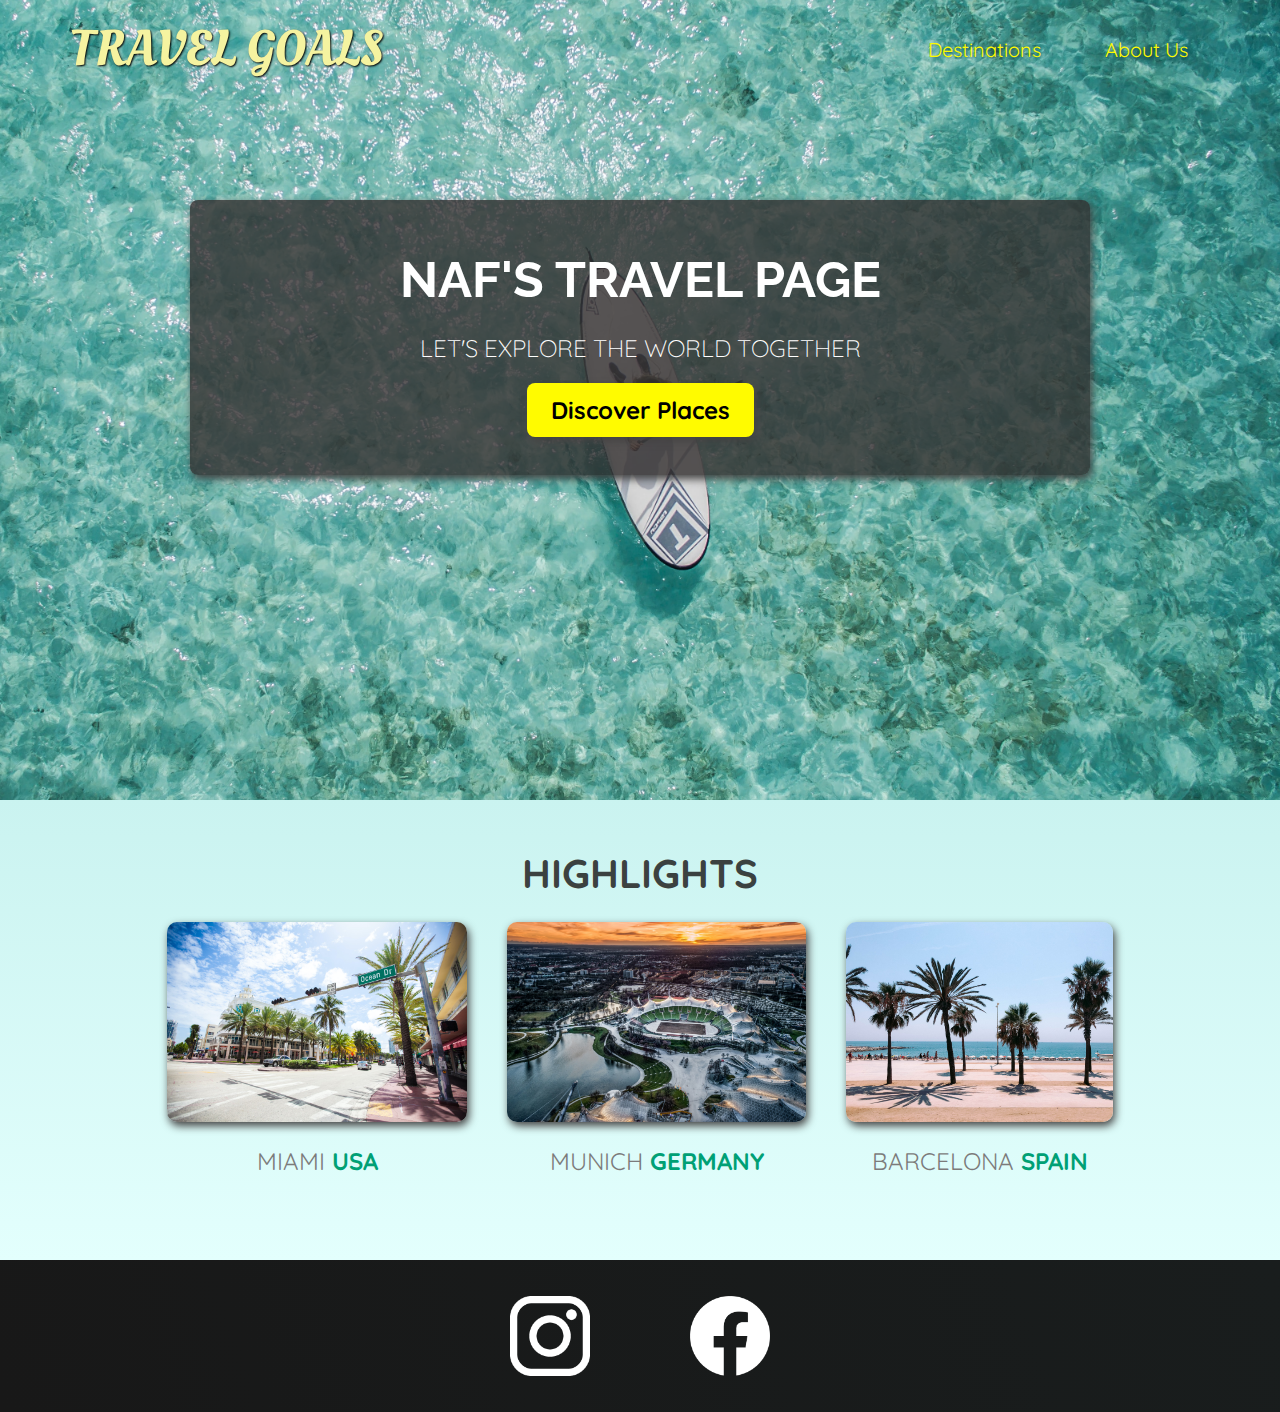
<file: index.html>
<!DOCTYPE html>
<html lang="en">
  <head>
    <meta charset="UTF-8" />
    <link rel="preconnect" href="https://fonts.googleapis.com" />
    <link rel="preconnect" href="https://fonts.gstatic.com" crossorigin />
    <link
      href="https://fonts.googleapis.com/css2?family=Raleway:wght@700&family=Oleo+Script:wght@700&family=Quicksand:wght@300;500;700&display=swap"
      rel="stylesheet"
    />
    <link rel="stylesheet" href="css/shared.css"/>
    <link rel="stylesheet" href="css/styles.css"/>
    <title>Travel Goals</title>
  </head>
  <body>
    <header>
      <div id="page-logo">
        <a href="index.html">Travel Goals</a>
      </div>
      <nav>
        <ul>
          <li>
            <a href="places.html">Destinations</a>
          </li>
          <li>
            <a href="">About Us</a>
          </li>
        </ul>
      </nav>
    </header>
    <main>
      <section id="hero">
        <div id="hero-content">
          <h1>Naf's Travel Page</h1>
          <p>Let's explore the world together</p>
          <a href="places.html">Discover Places</a>
        </div>
      </section>
      <section id="highlights">
      <h2>Highlights</h2>
      <ul id="destinations">
        <li class="destination">
          <img src="images/places/miami.jpg" alt="Miami streets on sunny day">
          <p>Miami <strong>USA</strong></p>
        </li>
        <li class="destination">
          <img src="images/places/munich.jpg" alt="Munich stadium in winter">
          <p>Munich <strong>Germany</strong></p>
        </li>
        <li class="destination">
          <img src="images/places/barcelona.jpg" alt="Palm beach in barcelona">
          <p>Barcelona <strong>Spain</strong></p>
        </li>
      </ul>
      </section>
    </main>
    <footer>
      <ul>
        <li>
          <a href="https://www.instagram.com">
            <img src="images/icons/insta.png" alt="Instagram Logo">
          </a>
        </li>
        <li>
          <a href="https://www.facebook.com">
            <img src="images/icons/facebook.png" alt="Facebook Logo">
          </a>
        </li>
      </ul>
    </footer>
  </body>
</html>
</file>
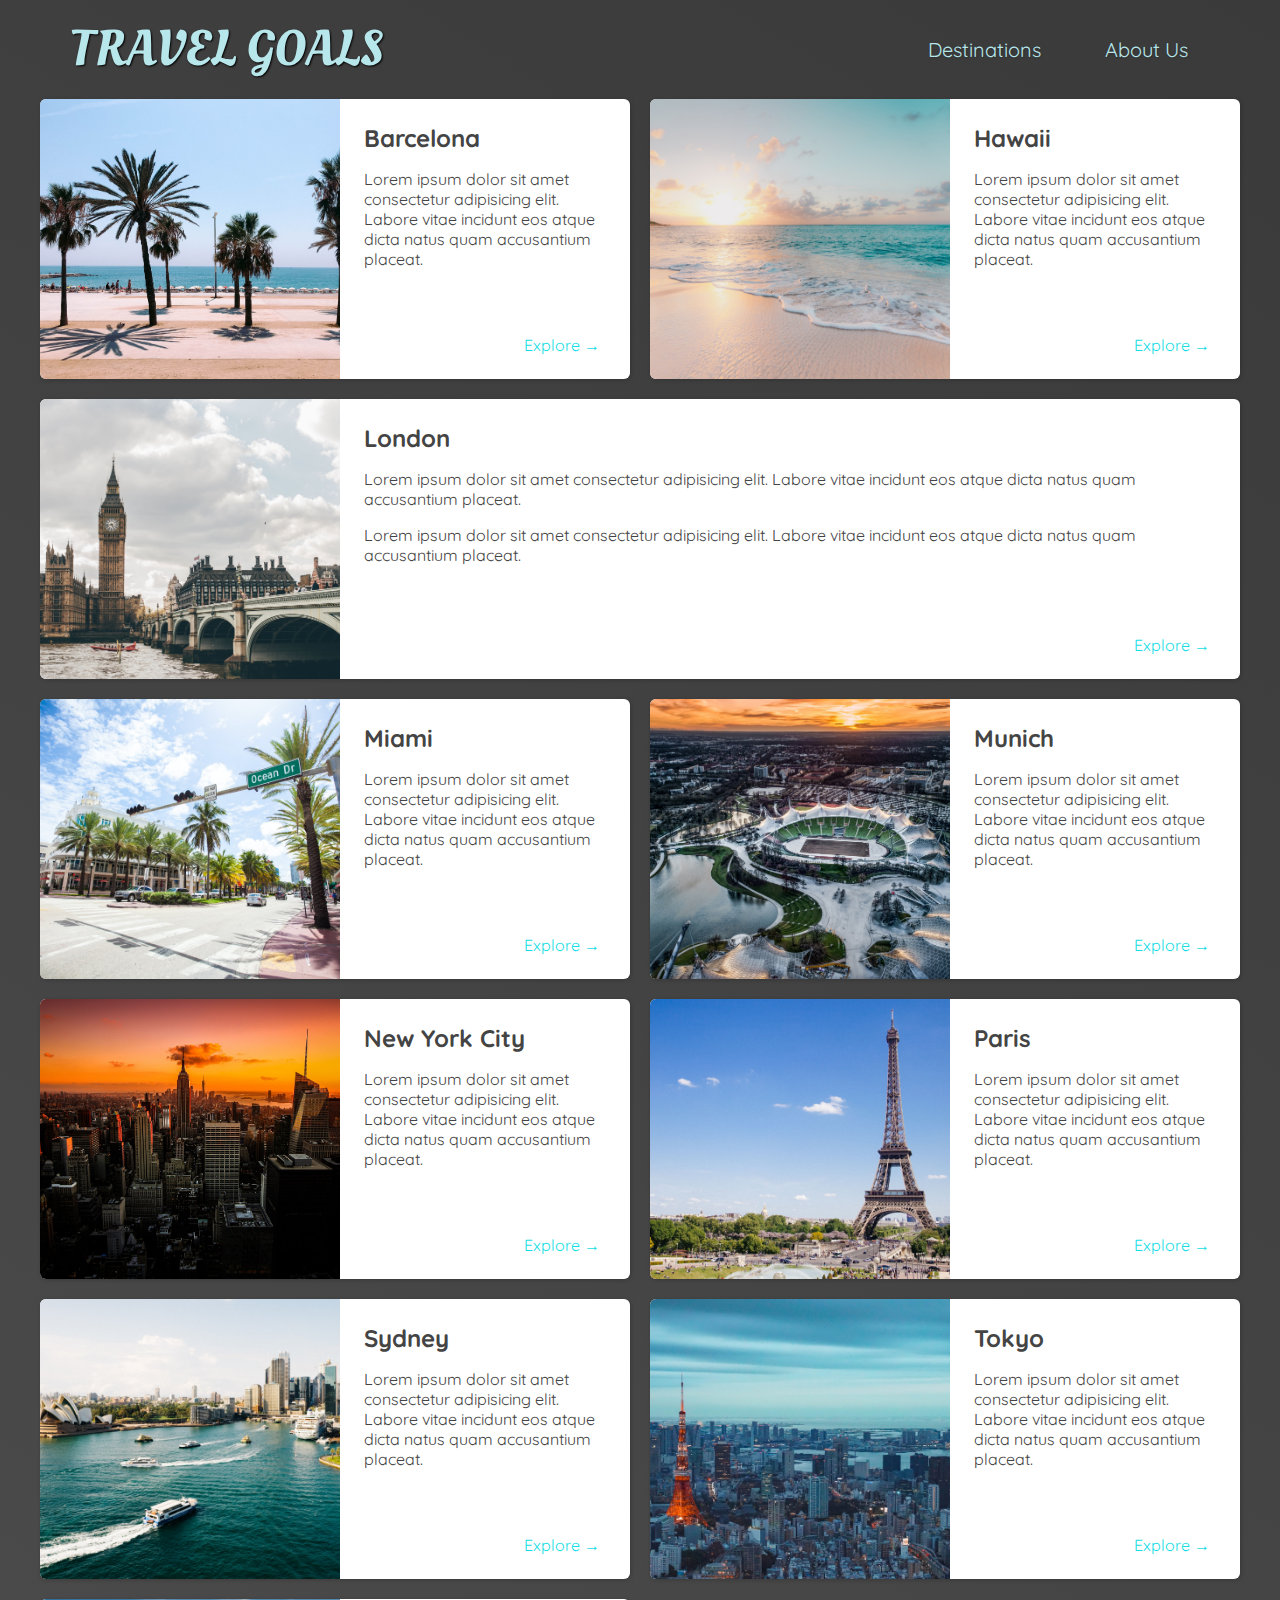
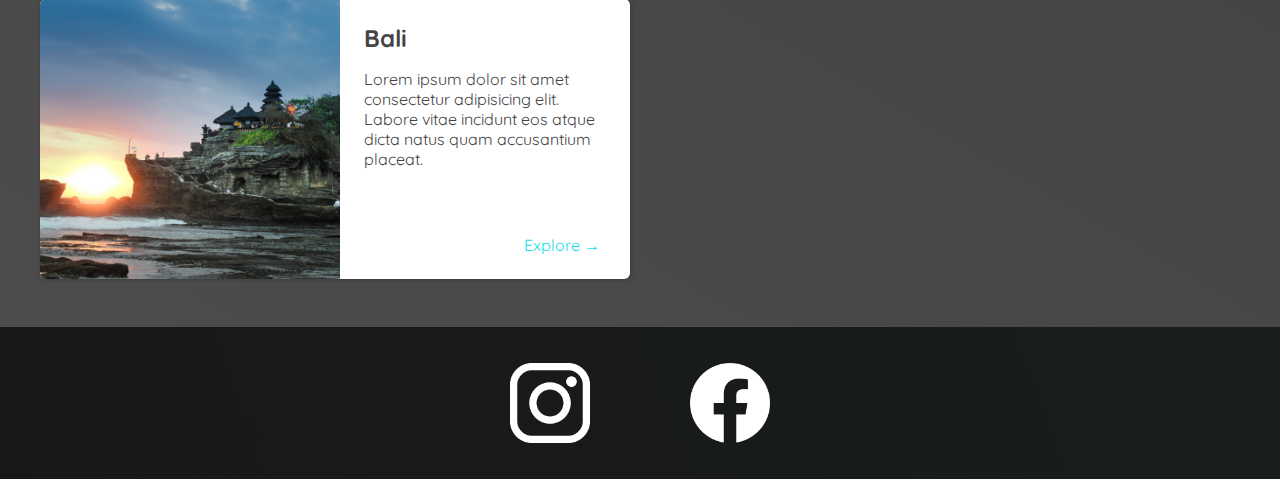
<file: places.html>
<!DOCTYPE html>
<html lang="en">
  <head>
    <meta charset="UTF-8" />
    <link rel="preconnect" href="https://fonts.googleapis.com" />
    <link rel="preconnect" href="https://fonts.gstatic.com" crossorigin />
    <link
      href="https://fonts.googleapis.com/css2?family=Raleway:wght@700&family=Oleo+Script:wght@700&family=Quicksand:wght@300;500;700&display=swap"
      rel="stylesheet"
    />
    <link rel="stylesheet" href="css/shared.css" />
    <link rel="stylesheet" href="css/places.css" />
    <title>Travel Goals</title>
  </head>
  <body>
    <header>
      <div id="page-logo">
        <a href="index.html">Travel Goals</a>
      </div>
      <nav>
        <ul>
          <li>
            <a href="places.html">Destinations</a>
          </li>
          <li>
            <a href="">About Us</a>
          </li>
        </ul>
      </nav>
    </header>
    <main>
      <ul>
        <li>
          <img src="images/places/barcelona.jpg" alt="City of Barcelona" />
          <div class="item-content">
            <div>
              <h2>Barcelona</h2>
              <p>
                Lorem ipsum dolor sit amet consectetur adipisicing elit. Labore
                vitae incidunt eos atque dicta natus quam accusantium placeat.
              </p>
            </div>
            <div class="actions">
              <a href="https://en.wikipedia.org/wiki/Barcelona">Explore &#x2192</a>
            </div>
          </div>
        </li>
        <li>
          <img src="images/places/hawaii.jpg" alt="Hawaii beach" />
          <div class="item-content">
            <div>
              <h2>Hawaii</h2>
              <p>
                Lorem ipsum dolor sit amet consectetur adipisicing elit. Labore
                vitae incidunt eos atque dicta natus quam accusantium placeat.
              </p>
            </div>
            <div class="actions">
              <a href="hhttps://en.wikipedia.org/wiki/Hawaii">Explore &#x2192</a>
            </div>
          </div>
        </li>
        <li>
          <img src="images/places/london.jpg" alt="London city" />
          <div class="item-content">
            <div>
              <h2>London</h2>
              <p>
                Lorem ipsum dolor sit amet consectetur adipisicing elit. Labore
                vitae incidunt eos atque dicta natus quam accusantium placeat.
              </p>
              <p>
                Lorem ipsum dolor sit amet consectetur adipisicing elit. Labore
                vitae incidunt eos atque dicta natus quam accusantium placeat.
              </p>
            </div>
            <div class="actions">
              <a href="https://en.wikipedia.org/wiki/London">Explore &#x2192</a>
            </div>
          </div>
        </li>
        <li>
          <img src="images/places/miami.jpg" alt="Miami streets" />
          <div class="item-content">
            <div>
              <h2>Miami</h2>
              <p>
                Lorem ipsum dolor sit amet consectetur adipisicing elit. Labore
                vitae incidunt eos atque dicta natus quam accusantium placeat.
              </p>
            </div>
            <div class="actions">
              <a href="https://en.wikipedia.org/wiki/Miami">Explore &#x2192</a>
            </div>
          </div>
        </li>
        <li>
          <img src="images/places/munich.jpg" alt="Munich football stadium" />
          <div class="item-content">
            <div>
              <h2>Munich</h2>
              <p>
                Lorem ipsum dolor sit amet consectetur adipisicing elit. Labore
                vitae incidunt eos atque dicta natus quam accusantium placeat.
              </p>
            </div>
            <div class="actions">
              <a href="https://en.wikipedia.org/wiki/Munich">Explore &#x2192</a>
            </div>
          </div>
        </li>
        <li>
          <img src="images/places/new-york-city.jpg" alt="New York City skyline" />
          <div class="item-content">
            <div>
              <h2>New York City</h2>
              <p>
                Lorem ipsum dolor sit amet consectetur adipisicing elit. Labore
                vitae incidunt eos atque dicta natus quam accusantium placeat.
              </p>
            </div>
            <div class="actions">
              <a href="https://en.wikipedia.org/wiki/New_York_City"
                >Explore &#x2192</a
              >
            </div>
          </div>
        </li>
        <li>
          <img src="images/places/paris.jpg" alt="Paris city" />
          <div class="item-content">
            <div>
              <h2>Paris</h2>
              <p>
                Lorem ipsum dolor sit amet consectetur adipisicing elit. Labore
                vitae incidunt eos atque dicta natus quam accusantium placeat.
              </p>
            </div>
            <div class="actions">
              <a href="https://en.wikipedia.org/wiki/Paris">Explore &#x2192</a>
            </div>
          </div>
        </li>
        <li>
          <img src="images/places/sydney.jpg" alt="Sydney beach" />
          <div class="item-content">
            <div>
              <h2>Sydney</h2>
              <p>
                Lorem ipsum dolor sit amet consectetur adipisicing elit. Labore
                vitae incidunt eos atque dicta natus quam accusantium placeat.
              </p>
            </div>
            <div class="actions">
              <a href="https://en.wikipedia.org/wiki/Sydney">Explore &#x2192</a>
            </div>
          </div>
        </li>
        <li>
          <img src="images/places/tokyo.jpg" alt="Tokyo skyline" />
          <div class="item-content">
            <div>
              <h2>Tokyo</h2>
              <p>
                Lorem ipsum dolor sit amet consectetur adipisicing elit. Labore
                vitae incidunt eos atque dicta natus quam accusantium placeat.
              </p>
            </div>
            <div class="actions">
              <a href="https://en.wikipedia.org/wiki/Tokyo">Explore &#x2192</a>
            </div>
          </div>
        </li>
        <li>
          <img src="images/places/bali.jpg" alt="Bali beach" />
          <div class="item-content">
            <div>
              <h2>Bali</h2>
              <p>
                Lorem ipsum dolor sit amet consectetur adipisicing elit. Labore
                vitae incidunt eos atque dicta natus quam accusantium placeat.
              </p>
            </div>
            <div class="actions">
              <a href="https://en.wikipedia.org/wiki/Bali">Explore &#x2192</a>
            </div>
          </div>
        </li>
      </ul>
    </main>
    <footer>
      <ul>
        <li>
          <a href="https://www.instagram.com">
            <img src="images/icons/insta.png" alt="Instagram Logo" />
          </a>
        </li>
        <li>
          <a href="https://www.facebook.com">
            <img src="images/icons/facebook.png" alt="Facebook Logo" />
          </a>
        </li>
      </ul>
    </footer>
  </body>
</html>
</file>
<file: css/shared.css>
body {
  font-family: "Quicksand", sans-serif;
  margin: 0;
}
ul {
  list-style: none;
  padding: 0;
  margin: 0;
}
header {
  display: flex;
  justify-content: space-between;
  align-items: center;
  padding: 15px 60px;
  position: absolute;
  width: 100%;
  box-sizing: border-box;
}

#page-logo a {
  padding: 10px;
  font-family: "Oleo Script", sans-serif;
  color: rgb(245, 243, 160);
  font-size: 50px;
  text-decoration: none;
  text-transform: uppercase;
  text-shadow: 1px 1px 2px rgb(0, 0, 0);
}
#page-logo a:hover {
  background-color: transparent;
}
header ul {
  display: flex;
}
header li {
  margin: 20px;
}
header a {
  color: rgb(255, 251, 0);
  text-decoration: none;
  font-size: 20px;
  padding: 12px;
  text-shadow: 1px 1px 2px rgb(0, 0, 0, 0.2);
  border-radius: 6px;
}
header a:hover {
  background-color: rgb(255, 251, 0);
  color: rgb(77, 77, 77);
}
footer {
  background: linear-gradient(70deg, rgb(24, 24, 24), rgb(25, 29, 29));
  padding: 36px;
}
footer ul{
  display: flex;
  justify-content: center;
}
footer li {
  width: 80px;
  height: 80px;
  margin: 0 50px;
}
footer img {
  width: 100%;
  height: 100%;
}
</file>
<file: css/styles.css>
#hero {
  height: 800px;
  background-image: url("../images/places/ocean.jpg");
  background-position: center;
  background-size: cover;
}
#hero-content {
  width: 900px;
  background-color: rgb(51, 47, 47, 0.8);
  box-shadow: 2px 4px 8px rgb(68, 67, 67);
  border-radius: 8px;
  text-align: center;
  padding: 50px 0;
  margin: 0 auto;
  position: relative;
  top: 200px;
}
#hero-content h1 {
  color: white;
  text-transform: uppercase;
  font-size: 50px;
  font-family: "Raleway", sans-serif;
  margin: 0;
}
#hero-content p {
  color: white;
  text-transform: uppercase;
  font-size: 24px;
  font-weight: 300;
  margin-bottom: 32px;
}
#hero-content a {
  text-decoration: none;
  background-color: rgb(255, 251, 0);
  padding: 12px 24px;
  color: black;
  font-size: 24px;
  font-weight: bold;
  border-radius: 8px;
  box-shadow: 2px 4px 8px rgb(68, 67, 67);
}
#hero-content a:hover {
  background-color: rgb(255, 190, 8);
}
#highlights {
  padding: 24px;
  background: linear-gradient(0deg, rgb(227, 255, 253), rgb(202, 243, 240));
}
#highlights h2 {
  text-transform: uppercase;
  text-align: center;
  font-size: 40px;
  color: rgb(59, 65, 64);
  margin: 24px 0;
}
#destinations {
  display: flex;
  width: 90%;
  margin: auto;
  margin-bottom: 40px;
  justify-content: center;
}
.destination {
  margin: 0 20px;
  text-transform: uppercase;
}
.destination p {
  text-align: center;
  font-size: 24px;
  color: rgb(124, 123, 123);
  margin: 20px 0;
}
.destination img {
  height: 200px;
  width: 100%;
  box-shadow: 2px 4px 8px rgb(68, 67, 67);
  border-radius: 10px;
  object-fit: cover;
}
.destination strong {
  color: rgb(0, 160, 117);
}
</file>
<file: css/places.css>
body{
    background: linear-gradient(30deg, rgb(77, 77, 77), rgb(58, 58, 58));
    color: rgb(68, 68, 68);
}
#page-logo a {
    color: rgb(183, 230, 235);
}
header{
    position: static;
}
header a{
    color: rgb(183, 230, 235);
}
header nav a:hover{
    background-color: rgb(183, 230, 235);
    color: rgb(59, 59, 59);
}
main ul{
    width: 1200px;
    margin: 0 auto 48px auto;
    display: grid;
    grid-template-columns: 1fr 1fr;
    gap: 20px 20px;
}
li:nth-of-type(3){
    grid-column: 1 / 3;
}
main li{
    display: flex;
    background-color: white;
    box-shadow: 1px 1px 4px rgba(0, 0, 0, 0.2);
    border-radius: 6px;
    overflow: hidden;
}
main li img{
    width: 300px;
    height: 280px;
    object-fit: cover;
}
.item-content{
    padding: 24px;
    display: flex;
   flex-direction: column;
   justify-content: space-between;
}
.item-content h2{
    margin: 0;
}
.actions{
    text-align: right;
}
.actions a{
    text-decoration: none;
    padding: 6px;
    border-radius: 5px;
    color: rgb(22, 221, 228);
}
.actions a:hover{
    background-color: rgb(235, 253, 255);
}
</file>
